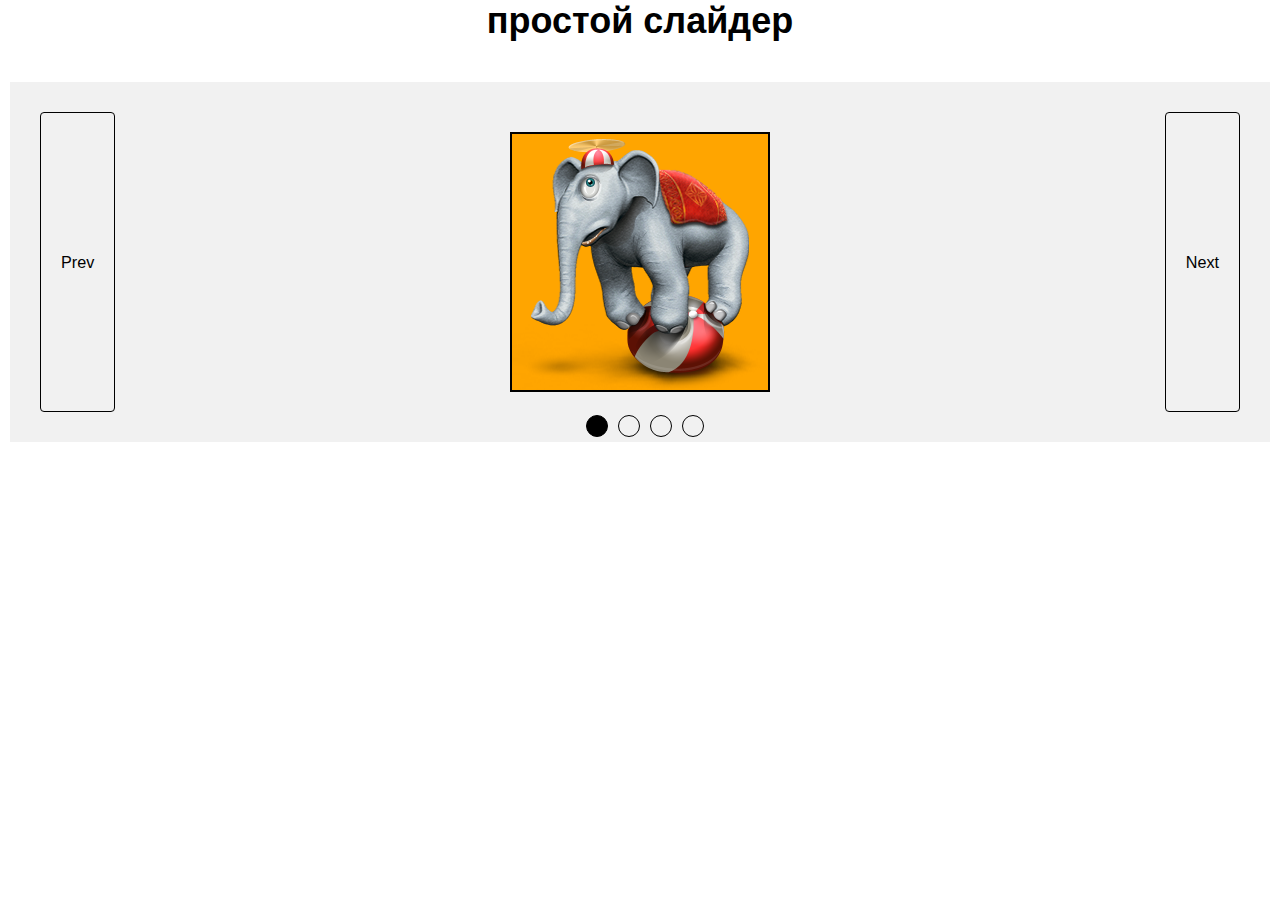
<file: Slider/index.html>
<!DOCTYPE html>
<html lang="en">

<head>
    <meta charset="UTF-8">
    <meta name="viewport" content="width=device-width, initial-scale=1.0">
    <title>слайдер</title>
    <link rel="stylesheet" href="./style.css">
</head>

<body>
    <h1>простой слайдер</h1>
    <div class="container">
       
        <button class="slider-prev">Prev</button>
        <div class="slider">
            <div class="slider-line">
                <img src="./images/ice_cream.png" id="last-clone" alt="">
                <img src="./images/elephant.png" alt="">
                <img src="./images/gorilla.png" alt="">
                <img src="./images/home.png" alt="">
                <img src="./images/ice_cream.png" alt="">
                <img src="./images/elephant.png" id="first-clone" alt="">
            </div>
        </div>
        <button class="slider-next">Next</button>
        <ul class="dots">
            <li class="dot selected"></li>
            <li class="dot"></li>
            <li class="dot"></li>
            <li class="dot"></li>
        </ul>

      
    </div>
    <script src="slider.js"></script>
</body>

</html>
</file>
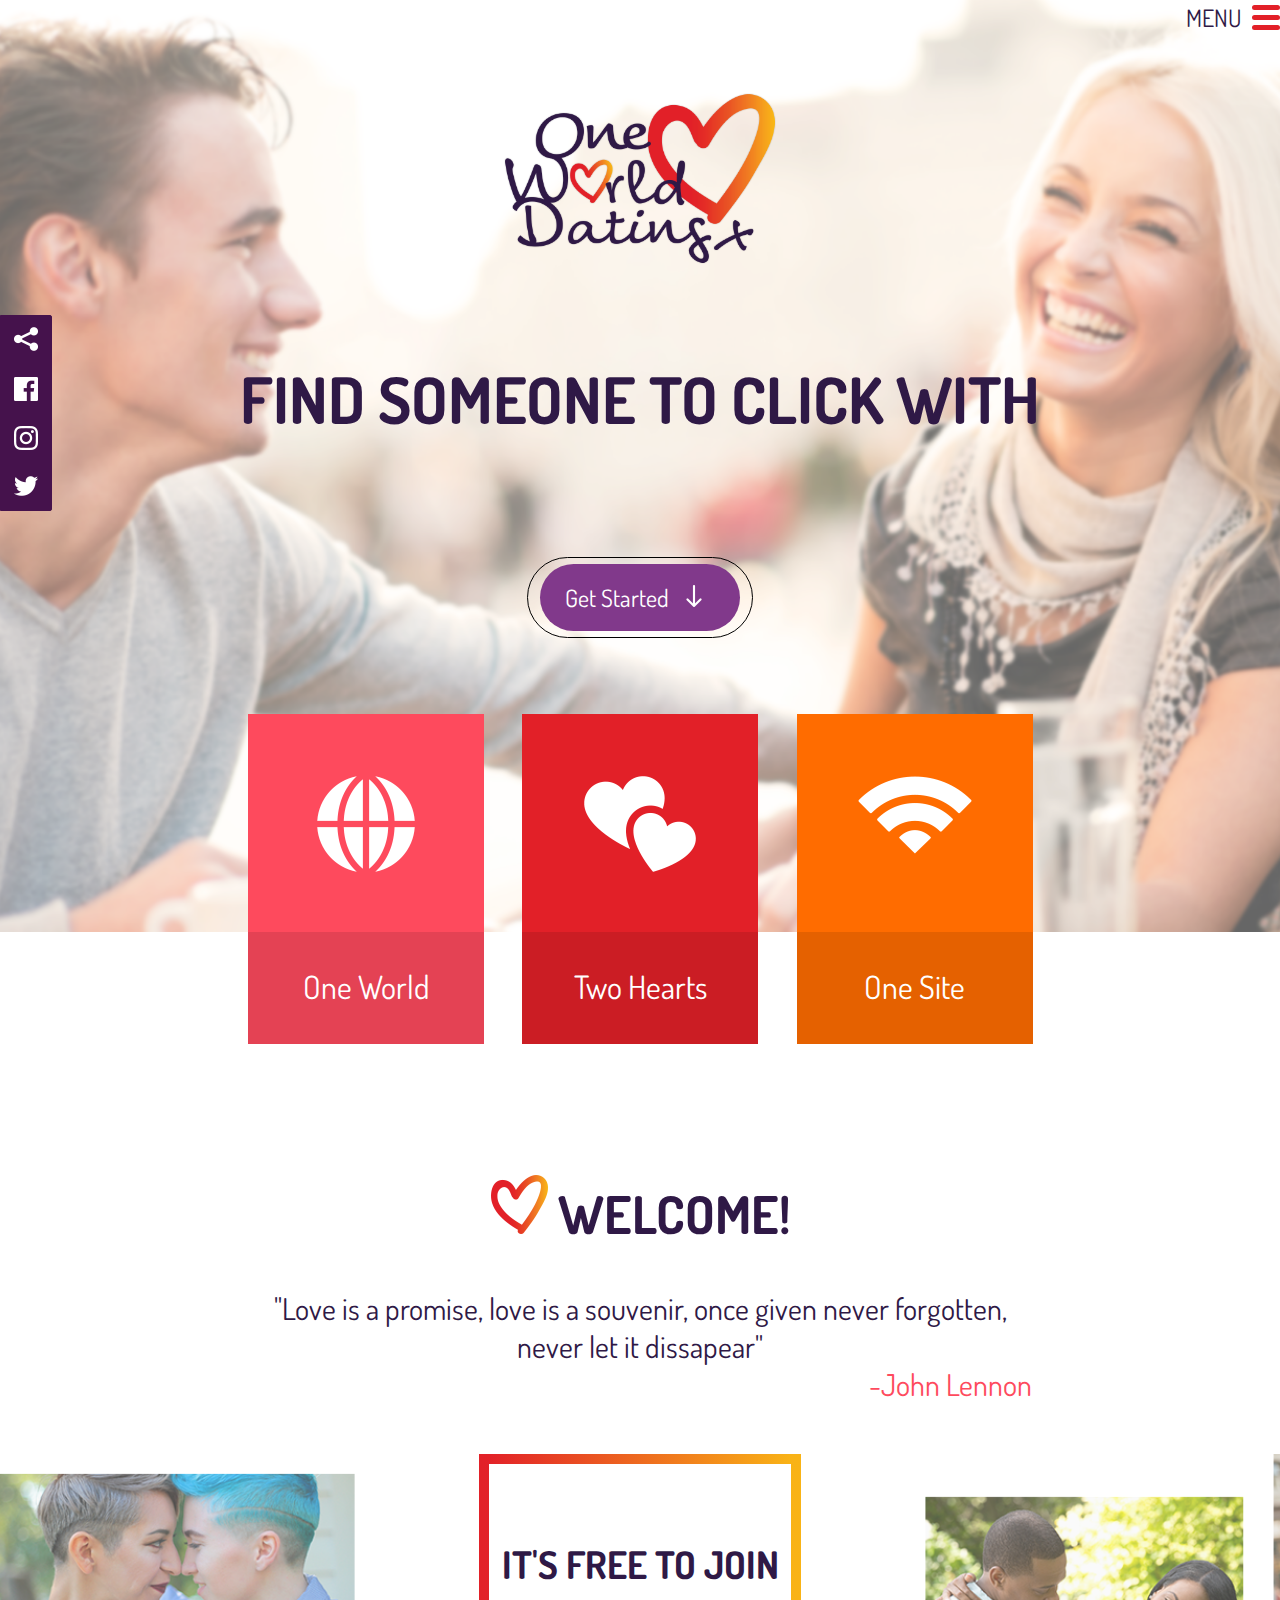
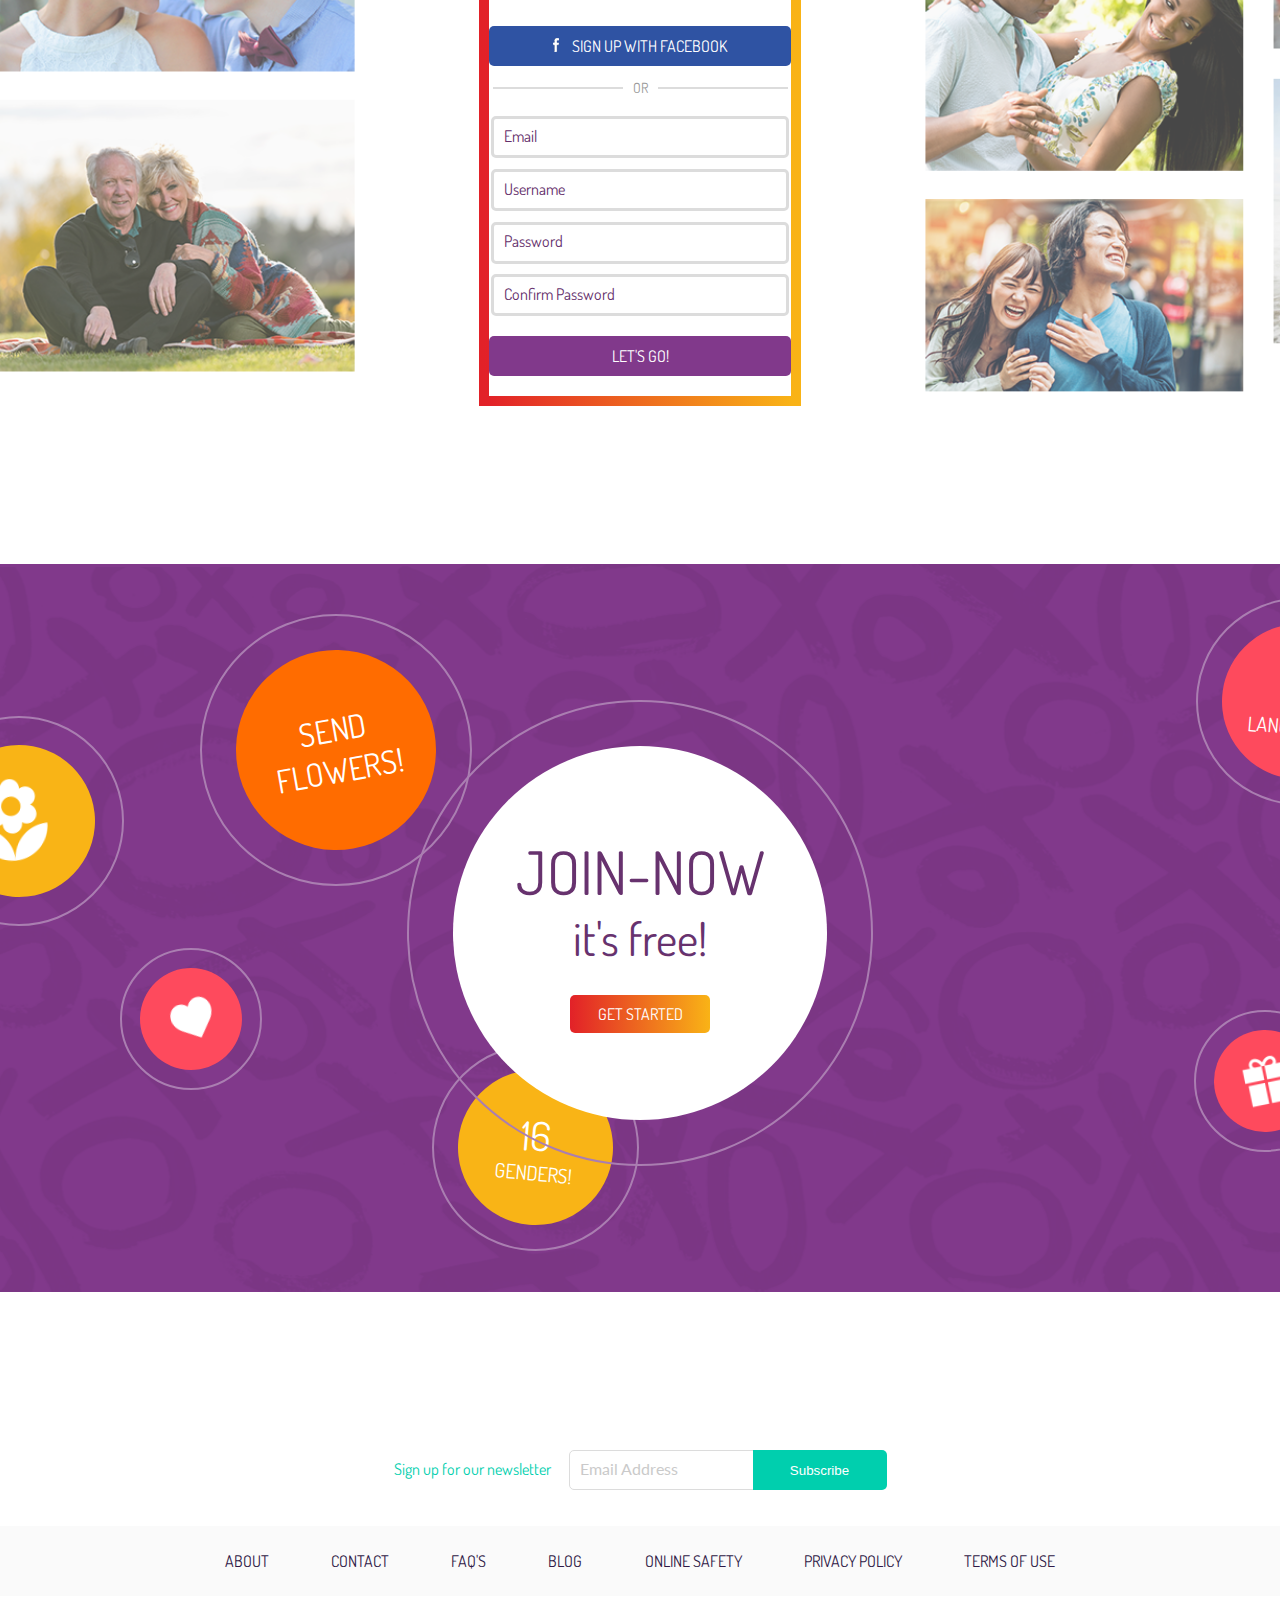
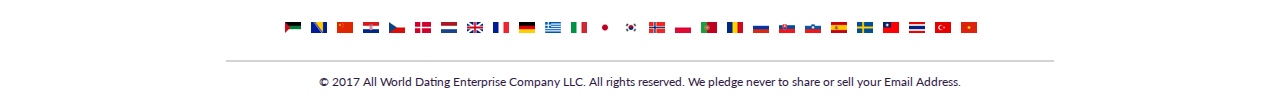
<file: WorldWide/index.html>
<!DOCTYPE html>
<html lang="ru">
<head>
    <meta charset="UTF-8">
    <meta name="viewport" content="width=device-width, initial-scale=1.0">
    <link rel="stylesheet" href="css/style.css">
    <link rel="preconnect" href="https://fonts.gstatic.com">
    <link href="https://fonts.googleapis.com/css2?family=Dosis:wght@700&display=swap" rel="stylesheet">
    <link rel="preconnect" href="https://fonts.gstatic.com">
<link href="https://fonts.googleapis.com/css2?family=Lato&display=swap" rel="stylesheet">
    <title>PurrWeb</title>
</head>
<body>
  <div class="social-quick">
      <button>
        <img src="images/social-logo/sharing-interface.png" alt="">
      </button>
      <button>
        <img src="images/social-logo/-e-White.png" alt="">
      </button>
      <button>
        <img src="images/social-logo/-e-glyph-logo_May2016.png" alt="">
      </button>
      <button>
        <img src="images/social-logo/-e-twitter-logo-silhouette.png" alt="">
      </button>
  </div>
    <div class="main">
        <div class="top-container">
            <div class="menu">
                <span>menu</span>
                <div class="menu-icon">
                    <div></div>
                    <div></div>
                    <div></div>
                </div>
                
            </div>
            <div class="logo">
                <img  src="images/logo.png" alt="LOGO">
            </div>
            <h1 class="toptext">find someone to click with</h1>
            <div class="bodybtn">
                <div class="button">
                        <a  class="button-text">Get Started 
                        <img class="buttonarrow"src="./images/arrow-pointing-to-right.png" alt=""></a>
                </div>
            </div>
            
            
            <div class="cards">
                <div class="card-1">
                    <div>
                        <img src="images/worldwide.png" alt="worldwide">
                    </div>
                    <div class="card-1-bottom">
                        One World
                    </div>
                </div>
                <div class="card-2">
                    <div>
                        <img src="images/020-two-hearts-3.png" alt="two hearts">
                    </div>
                    <div class="card-2-bottom">
                        Two Hearts
                    </div>
                </div>
                <div class="card-3">
                   <div>
                    <img src="images/icon.png" alt="icon">
                   </div> 
                   <div class="card-3-bottom">
                    One Site
                </div>
                </div>
            </div>
        </div>
        
        <div class="center-container">
            <div class="container">
                <div class="welcome">
                    <h2><img src="images/Logo Heart-03.png" alt="logo Heart">Welcome!</h2>
                </div>
                <div class="quote">"Love is a promise, love is a souvenir, once given never forgotten, never let it dissapear" 
                    <span>-John Lennon</span></div>
            </div>
            <div class="registration-block">
                <div class="registration-row">
                        <div class="registration-column">
                            <h3>it's free to join</h3>
                            <button class="reg-button"><img src="images/facebook-letter.png" alt="facebook-letter"> sign up with facebook</button>
                            <div class="line-or">
                            <div></div><span>OR</span><div></div>
                            </div>
                           
                            <div class="input-areas">
                                
                                <input class="input-area" type="text" placeholder="Email">
                                <input class="input-area" type="text" placeholder="Username">
                                <input class="input-area" type="text" placeholder="Password">
                                <input class="input-area" type="text" placeholder="Confirm Password">
                            </div>
                            <button class="reg-button enter-button">let's go!</button>
                        </div>
                
                </div>
            </div>
        </div>
        <div class="join">
            <div class="circles-container">
            
                <div class="wrapper-circle">
                    <div class="border-circle">
                        <div class="circle">send flowers!</div>
                    </div>
                </div>
                
                <div  class="wrapper-circle wrapper-numbertext">
                    <div  class="border-circle numbertext-border">
                        <div  class="circle numbertext-circle"><div><span>27</span> </div>  <div>languages!</div></div>
                    </div>
                </div>
             
                <div id="wrapper-gender-circle" class="wrapper-circle wrapper-numbertext">
                    <div id="numbertext-border" class="border-circle numbertext-border">
                        <div id="genders-circle" class="circle numbertext-circle"><div><span>16</span> </div>  <div>genders!</div></div>
                    </div>
                </div>
               
                <div class="wrapper-chat-circle">
                    <div id="border-chat-circle" class="border-circle">
                        <div id="chat-circle" class="circle">chat translation</div>
                    </div>
                </div>
                
                <div id="wrapper-like-circle" class="wrapper-circle wrapper-like-circle">
                    <div id="border-like" class="border-circle border-like">
                        <div id="like-circle" class="circle like-circle"><img src="./images/like.png" alt=""></div>
                    </div>
                </div>
              
                <div class="wrapper-circle wrapper-like-circle wrapper-gift-circle">
                    <div  class="border-circle border-like">
                        <div id="gift-circle" class="circle like-circle"><img src="./images/gift.png" alt=""></div>
                    </div>
                </div>
             
                <div class="wrapper-circle wrapper-sms">
                    <div  class="border-circle border-sms">
                        <div class="circle sms-circle"><img src="./images/chat-bubbles.png" alt=""></div>
                    </div>
                </div>
            
                <div id="wrapper-flower" class="wrapper-circle">
                    <div id="border-flower" class="border-circle">
                        <div id="flower-circle" class="circle sms-circle"><img src="./images/flower-with-leaves.png" alt=""></div>
                    </div>
                </div>
                 
                 <div id="wrapper-join" class="wrapper-circle">
                    <div id="border-join" class="border-circle">
                        <div id="join-circle" class="circle">
                            <div><span>join-now</span></div>
                            <div>it's free!</div>
                            <button class="join-button">
                                get started
                            </button>
                        </div>
                    </div>
                </div>
               
            </div>
        </div>
        
        <div class="sign-up">
            <span>Sign up for our newsletter</span>
            <input id="input-subscribe" class="input-area" type="input-area" placeholder="Email Address">
            <button>Subscribe</button>
        </div>
        <div class="about">
            <div class="about-container">
                <div>
                    <a href="#">about</a>
                </div>
                <div>
                    <a href="#">contact</a>
                </div>
                <div>
                    <a href="#">faq's</a>
                </div>
                <div>
                    <a href="#">blog</a>
                </div>
                <div>
                    <a href="#">online safety</a>
                </div>
                <div>
                    <a href="#">privacy policy</a>
                </div>
                <div>
                    <a href="#">terms of use</a>
                </div>
            </div>
            
        </div>
        <div class="language-select">
          <ul>
              <li>
                  <img src="images/flags/Arabic.png" alt="">
              </li>
              <li>
                <img src="images/flags/Bosnian.png" alt="">
            </li>
            <li>
                <img src="images/flags/Chinese.png" alt="">
            </li>
            <li>
                <img src="images/flags/Croatian.png" alt="">
            </li>
            <li>
                <img src="images/flags/Czech.png" alt="">
            </li>
            <li>
                <img src="images/flags/Danish.png" alt="">
            </li>
            <li>
                <img src="images/flags/Dutch.png" alt="">
            </li>
            <li>
                <img src="images/flags/English.png" alt="">
            </li>
            <li>
                <img src="images/flags/French.png" alt="">
            </li>
            <li>
                <img src="images/flags/German.png" alt="">
            </li>
            <li>
                <img src="images/flags/Greek.png" alt="">
            </li>
            <li>
                <img src="images/flags/Italian.png" alt="">
            </li>
            <li>
                <img src="images/flags/Japanese.png" alt="">
            </li>
            <li>
                <img src="images/flags/Korean.png" alt="">
            </li>
            <li>
                <img src="images/flags/Norwegian.png" alt="">
            </li>
            <li>
                <img src="images/flags/Polish.png" alt="">
            </li>
            <li>
                <img src="images/flags/Portuguese.png" alt="">
            </li>
            <li>
                <img src="images/flags/Romanian.png" alt="">
            </li>
            <li>
                <img src="images/flags/Russian.png" alt="">
            </li>
            <li>
                <img src="images/flags/Slovak.png" alt="">
            </li>
            <li>
                <img src="images/flags/Slovenian.png" alt="">
            </li>
            <li>
                <img src="images/flags/Spanish.png" alt="">
            </li>
            <li>
                <img src="images/flags/Swedish.png" alt="">
            </li>
            <li>
                <img src="images/flags/Taiwanese.png" alt="">
            </li>
            <li>
                <img src="images/flags/Thai.png" alt="">
            </li>
            <li>
                <img src="images/flags/Turkey.png" alt="">
            </li>
            <li>
                <img src="images/flags/Vietnamese.png" alt="">
            </li>
          </ul>
        </div>
        <hr class="line">
        <p class="information">
            © 2017 All World Dating Enterprise Company LLC. 
            All rights reserved. We pledge never to share or sell your Email Address.
        </p>
    </div>
    
</body>
</html>
</file>
<file: Slider/style.css>
* {
    margin: 0;
    /* box-sizing: border-box; */
}

html, body {
    font-size: 18px;
    font-family: sans-serif;
}

.container {
    position: relative;
    display: flex;
    justify-content: space-between;
    max-width: 1200px;
    margin: 30px auto;
    background: #f1f1f1;
    padding: 30px;
}

h1 {
    text-align: center;
    margin-bottom: 40px;
}

button {
    background: none;
    border: 1px solid black;
    border-radius: 4px;
    padding: 10px 20px;
    font-size: .9rem;
}

button:hover {
    background: orangered;
}

button:active {
    background: #000;
    color: #fff;
}

.courses {
    margin-top: 40px;
}

.courses li {
    margin-bottom: 20px;
}

.courses a {
    color: #222;
}

.slider {
    border: 2px solid black;
    width: 256px;
    height: 256px;
    margin: 20px auto;
    overflow: hidden;
}

.slider-line {
    width: 1536px;
    height: 256px;
    display: flex;
    background: orange;
    position: relative;
    left: 0;
}
.dots{
    padding: 0;
    margin: 0;
    position: absolute;
    bottom: 5px;
    left: 50%;
    transform: translate(-50%);
    list-style: none;
    display: flex;
}
.dot{
    width: 20px;
    cursor: pointer;
    height: 20px;
    margin-left: 10px;
    border: solid 1px black;
    border-radius: 50%;
    /* background-color: black; */
}
.selected{
    background-color: black;
}
</file>
<file: WorldWide/css/style.css>
body,html{
    height:100%;
    margin: 0;
}
.social-quick{
    z-index: 2;
    display: flex;
    flex-direction: column;
    position: fixed;
    justify-content: space-around;
    width: 50px;
    height: 194px;
    left: 0px;
    top: 35%;
    border-top-right-radius: 2px;
    border: 1px solid #45124c;
    border-color: #45124c;
    background-color: #45124c;
    border-bottom-right-radius: 2px;

}
.social-quick button{
    background-color: #45124c;
    margin: 0;
    border-style: none;
    
}
.main{
 overflow: hidden;   
}
.top-container{
   
    display: flex;
    flex-direction: column;
    background-image: url(../images/iStock-169971981.png); 
    background-position: center;
    background-size: cover;
    background-repeat: no-repeat;
    margin: 0 auto;
    
}
.logo {
    margin: 0  auto;
    margin-top: 4.5%;
    width: 21.3vw;
    text-align: center;
}
.logo img{
    max-width: 100%;
}

.menu{
    display: flex;
    justify-content: flex-end;
    align-items: center;
    text-align: right;
    font-family: 'Dosis', sans-serif;
    font-size: 18pt;
    color: #2f1946;
    text-transform: uppercase;
}
.menu-icon{
   margin-left: 10px;
}
.menu-icon div{
    width: 28px;
    margin: 5px 0;
    width: 28px;
    height: 5px;
    border-radius: 5px;
    background-color: #e22028;
}
.toptext{
    padding: 0;
    margin-top: 90px;
    text-align: center;
    font-family: 'Dosis', sans-serif;
    font-size: 5vw;
    color: #2f1946;
    text-transform: uppercase;
}
.button{
    display: inline-block;
    margin: auto;
    border:1px solid black;
    border-radius: 50px;
    border-style: solid;
    padding: 24px 12px;
}
.bodybtn{
    margin-top: 75px;
    text-align: center;
}

.button a{
     color:white;
    padding: 18px 26px 18px 25px ;
    text-decoration-line: none;
    background-color: #81398b;
    border-radius: 50px; 
}
.button-text{
    font-size: 18pt;
    font-family: 'Dosis', sans-serif;
}
.buttonarrow{
    margin: 0 12px;
}

.cards{
    display: flex;
    justify-content: space-between;
    width: 785px;
    height: 330px;
    margin: 0 auto;
    margin-top: 76px;
    text-align: center;
    margin-bottom: -112px;
}
.card-1{
    display: flex;
    flex-direction: column;
    justify-content: space-between;
    padding-top: 62px;
    text-align: center;
    
    background-color: #fe4a5d;
    width: 236px;
}
.card-2{
    display: flex;
    flex-direction: column;
    justify-content: space-between;
    padding-top: 62px;
    background-color: #e22028;
    width: 236px;
}
.card-3{
    display: flex;
    flex-direction: column;
    justify-content: space-between;
    padding-top: 62px;
    background-color: #ff6c00;
    width: 236px;
}
.card-1-bottom{
    font-family: 'Dosis', sans-serif;
    font-size: 32px;
    color: #ffffff;
    line-height: 110px;
    background-color: #e44254;
    height: 112px;
}
.card-2-bottom{
    font-family: 'Dosis', sans-serif;
    font-size: 32px;
    color: #ffffff;
    line-height: 110px;
    background-color: #cb1d24;
    height: 112px;
}
.card-3-bottom{
    font-family: 'Dosis', sans-serif;
    font-size: 32px;
    color: #ffffff;
    line-height: 110px;
    background-color: #e56100;
    height: 112px;
}
.center-container{
   
}
h2{
    margin-top: 243px;
    text-align: center;
    text-transform: uppercase;
    font-family: 'Dosis', sans-serif;
    font-size: 52px;
    color: #2f1946;
}
h2 img{
    margin-right: 10px;
}
.quote{
    margin: 0 auto;
    max-width: 784px;
    font-family: 'Dosis', sans-serif;
    font-size: 30px;
    color: #2f1946;
    text-align: center;
}
.quote span{
    display: block;
    font-family: 'Dosis', sans-serif;
    font-size: 30px;
    color: #fe4a5d;
    text-align: right;
}
.registration-block{
  
    max-width: 1801px;
    margin: 0 auto;
    margin-top: 51px;
}
.registration-row{
    margin: 0 auto;
    display: flex;
    height: 552px;
  
    background-image: url(../images/Centre.png);
    background-size: cover;
    background-repeat: no-repeat;
    background-position: center;
}
.registration-column{

    margin: 0 auto;
    

    flex-basis: content;
    width: 465px;
    border: 10px solid;
    border-image:linear-gradient(90deg,#e22128,#f9b316);
    border-image-slice: 1;
}
.line-or{
    display: flex;
    justify-content: center;
    align-items: center;
    font-family: 'Dosis', sans-serif;
    font-size: 14px;
    margin-top: 13px;
}
.line-or div{
    width: 130px;
    background-color: #dcdcdc;
    border-width: 2px;
    height: 2px;
}
.line-or span{
    margin:0px 10px;
    color: #9a9a9a;
}
.reg-button{
    display: block;
    margin: 0 auto;
    width: 302px;
    font-family: 'Dosis', sans-serif;
    font-size: 16px;
    height: 40px;
    text-transform: uppercase;
    background-color:#2f53a3;
    color:#ffffff;
    border-style: none;
    border-radius: 5px;
}
.reg-button img{
    margin-right: 10px;
}
h3{
    margin-top: 76px;
    text-transform: uppercase;
    font-family: 'Dosis', sans-serif;
    font-size: 38px;
    color: #2f1946;
    text-align: center;
}
.input-areas{
    display: flex;
    flex-direction: column;
    max-width: 298px;
    height: 200px;
    justify-content: space-between;
    margin: 0 auto;
    margin-top: 20px;
}
.input-area{
    border-radius: 5px;
    border:solid #dcdcdc;
    padding-left: 10px;
    height: 34px;
}
.input-area::placeholder{
    color: #642f6b;
    font-family: 'Dosis', sans-serif;
    font-size: 16px;
}
.enter-button{
    background-color: #81398b;
    margin-top: 20px;
}
.circles-container{
    /* z-index: 1;
    margin: 0  auto;
    height: 728px;
    max-width: 1800px;
    width: 1800px;
    background-image:url(../images/Centre.png);
    background-size: cover;
    position: relative;
    margin-top: 158px; */
    margin: 158px auto;
    max-width: 1800px;
    height: 728px;
    position: relative;
    background-image: url(../images/bg\ 1.png);
    background-size: cover;
    background-repeat: no-repeat;
    background-position: center;
    
}

.circle{
    border-radius: 50%;
    height: 200px;
    width: 200px;
    background-color: #ff6c00;
    color:#ffffff;
    display: flex;
    justify-content: center;
    align-items: center;
    font-size: 32px;
    font-family: 'Dosis', sans-serif;
    text-transform: uppercase;
    text-align: center;
    transform: rotate(-10deg);
}

.wrapper-circle{
    position: absolute;
    display: block;
    top: 50px;
    left: 200px;
}
.border-circle{
    display: flex;
    justify-content: center;
    align-items: center;
    border: 2px solid #aa7eb1;
    border-radius: 50%;
    height: 268px;
    width: 268px;
    
}
.wrapper-numbertext{
    position: absolute;
    top: 34px;
    left: 1196px;
}
.numbertext-circle{
    background-color: #fe4a5d;
    display: flex;
    flex-direction: column;
    width: 155px;
    height: 155px;
    font-size: 20px;
    transform: rotate(5deg);
}
.numbertext-border{
    width: 203px;
    height: 203px;
}
.circle span{
    display: block;
    font-size: 40px;
}
#genders-circle{
    background-color: #f9b416;
}
#wrapper-gender-circle{
    position: absolute;
    left: 432px;
    top: 480px;
}

.wrapper-chat-circle{
    position: absolute;
    left:1462px;
    top:334px;
}
#chat-circle{
    font-size: 24px;
    transform: rotate(5deg);
    width: 190px;
    height: 190px;
}
#border-chat-circle{
    width: 250px;
    height: 250px;
}
.wrapper-like-circle{
    position: absolute;
    left: 120px;
    top: 384px;
}
.border-like{
    width:138px; 
    height:138px; 
}

.like-circle{
    background-color: #fe4a5d;
    width: 102px;
    height: 102px;
}

.wrapper-gift-circle{
    position: absolute;
    left: 1194px;
    top: 446px;
}
#gift-circle{
    transform: rotate(-2deg);
}
.wrapper-sms{
    position: absolute;
    top: 70px;
    left:1688px
}
.border-sms{
    width: 176px;
    height: 176px;
}
.sms-circle{
    width: 136px;
    height: 136px;
    background-color: #f9b416;
    transform: rotate(5deg);
}
#border-flower{
    width: 206px;
    height: 206px;
}
#flower-circle{
   
    width: 152px;
    height: 152px;
}
#wrapper-flower{
    position: absolute;
    top: 152px;
    left: -86px;
}
#border-join{
    margin: 0 auto;
    
    width: 462px;
    height: 462px;
}
#join-circle{
    display: flex;
    flex-direction: column;
    background-color: #ffffff;
    width: 374px;
    height: 374px;
    transform: unset;
    color: #67326e;
    font-family: 'Dosis', sans-serif;
    font-size: 46px;
    text-transform: lowercase;
}
#wrapper-join{
    /* position: absolute; */
    margin: auto;
    position: absolute;
    top: 136px; left: 0; bottom: 0; right: 0;
    /* left: 676px;
    top: 136px; */
    
}
#join-circle span{
    font-size: 60px;
    text-transform: uppercase;
}
.join-button{
    margin-top: 28px;
    width: 140px; 
    height: 38px;
    background: linear-gradient(90deg,#e22128,#f9b316);
    border-radius: 5px;
    color: #ffffff;
    text-transform: uppercase;
    border: none;
    font-family: 'Dosis', sans-serif;
    font-size: 16px;
}
.sign-up{
    margin-top: 34px;
    text-align: center;
    font-family: 'Dosis', sans-serif;
}
.sign-up span{
    margin-right: 15px;
   
    font-size: 16px;
    color: #00cfae;
}
#input-subscribe{
    border-width: 1px;
    height: 36px;
}
#input-subscribe::placeholder{
    color:#cacaca;
    font-family:  'Lato', sans-serif;
}
.sign-up button{
    width: 134px;
    height: 40px;
    color: #ffffff;
    background-color:#00cfae;
    border-style: unset;
    border-top-right-radius: 5px;
    border-bottom-right-radius: 5px;
    margin-left: -10px;;
}
.about{
    margin-top: 36px;
    background-color: #fafafa;
    
}

.about-container{
    max-width: 830px;
    padding-top: 25px ;
    padding-bottom: 25px;
    margin: 0 auto;
    display: flex;
    justify-content: space-between;
   
}
.about-container a{
    text-decoration: unset;
    color:#2f1946;
    font-size: 16px;
    font-family: 'Dosis', sans-serif;
    text-transform: uppercase;
}
.language-select{
    max-width: 710px;
    margin:0 auto;
   
}
.language-select ul{
    display: flex;
    padding: 0;
    list-style: none;
    margin: 23px auto;
}
.language-select li{
    margin: 0px;
    margin-right: 10px;
}
.line{
    max-width: 828px;
    height: 2px;
    background-color:  #d3d3d3;
    border: none;
}
.information{
    font-family:'Lato', sans-serif;
    font-size: 12px;
    text-align: center;
    color: #2f1946;
}
</file>
